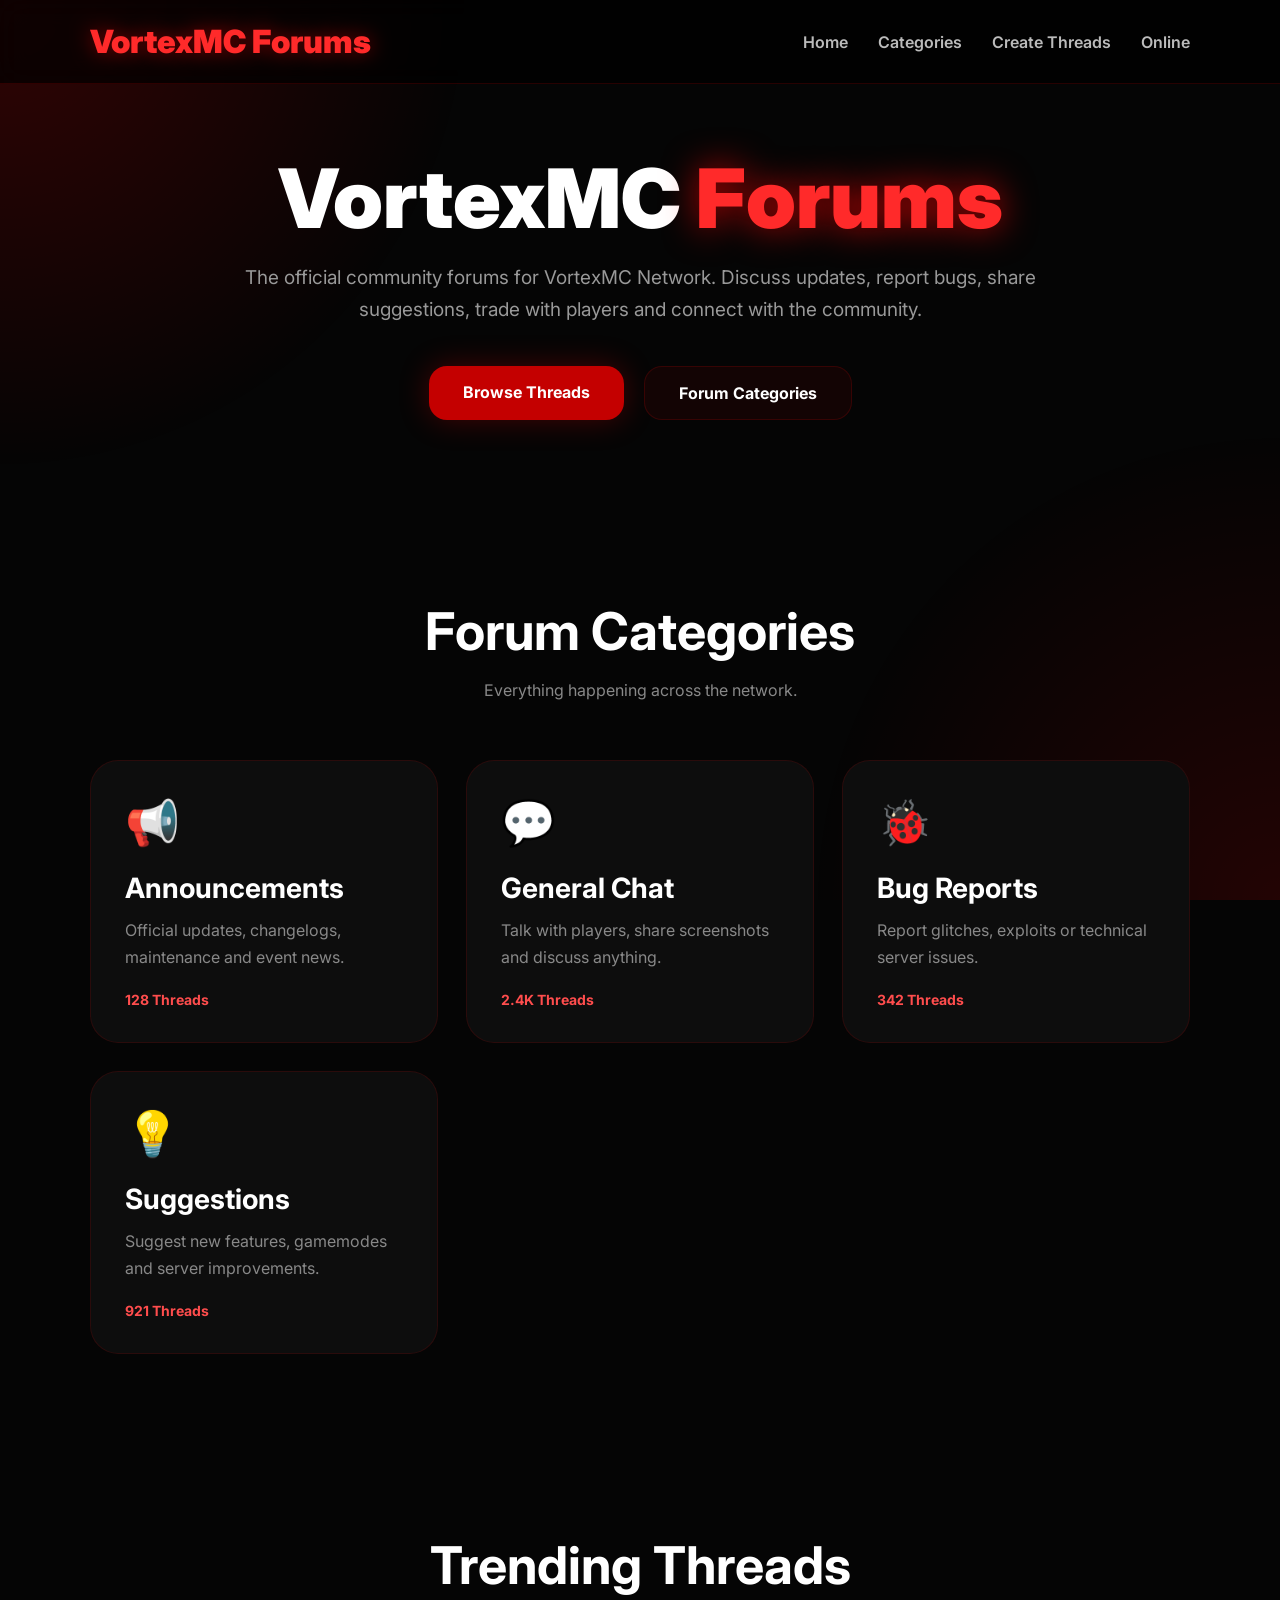
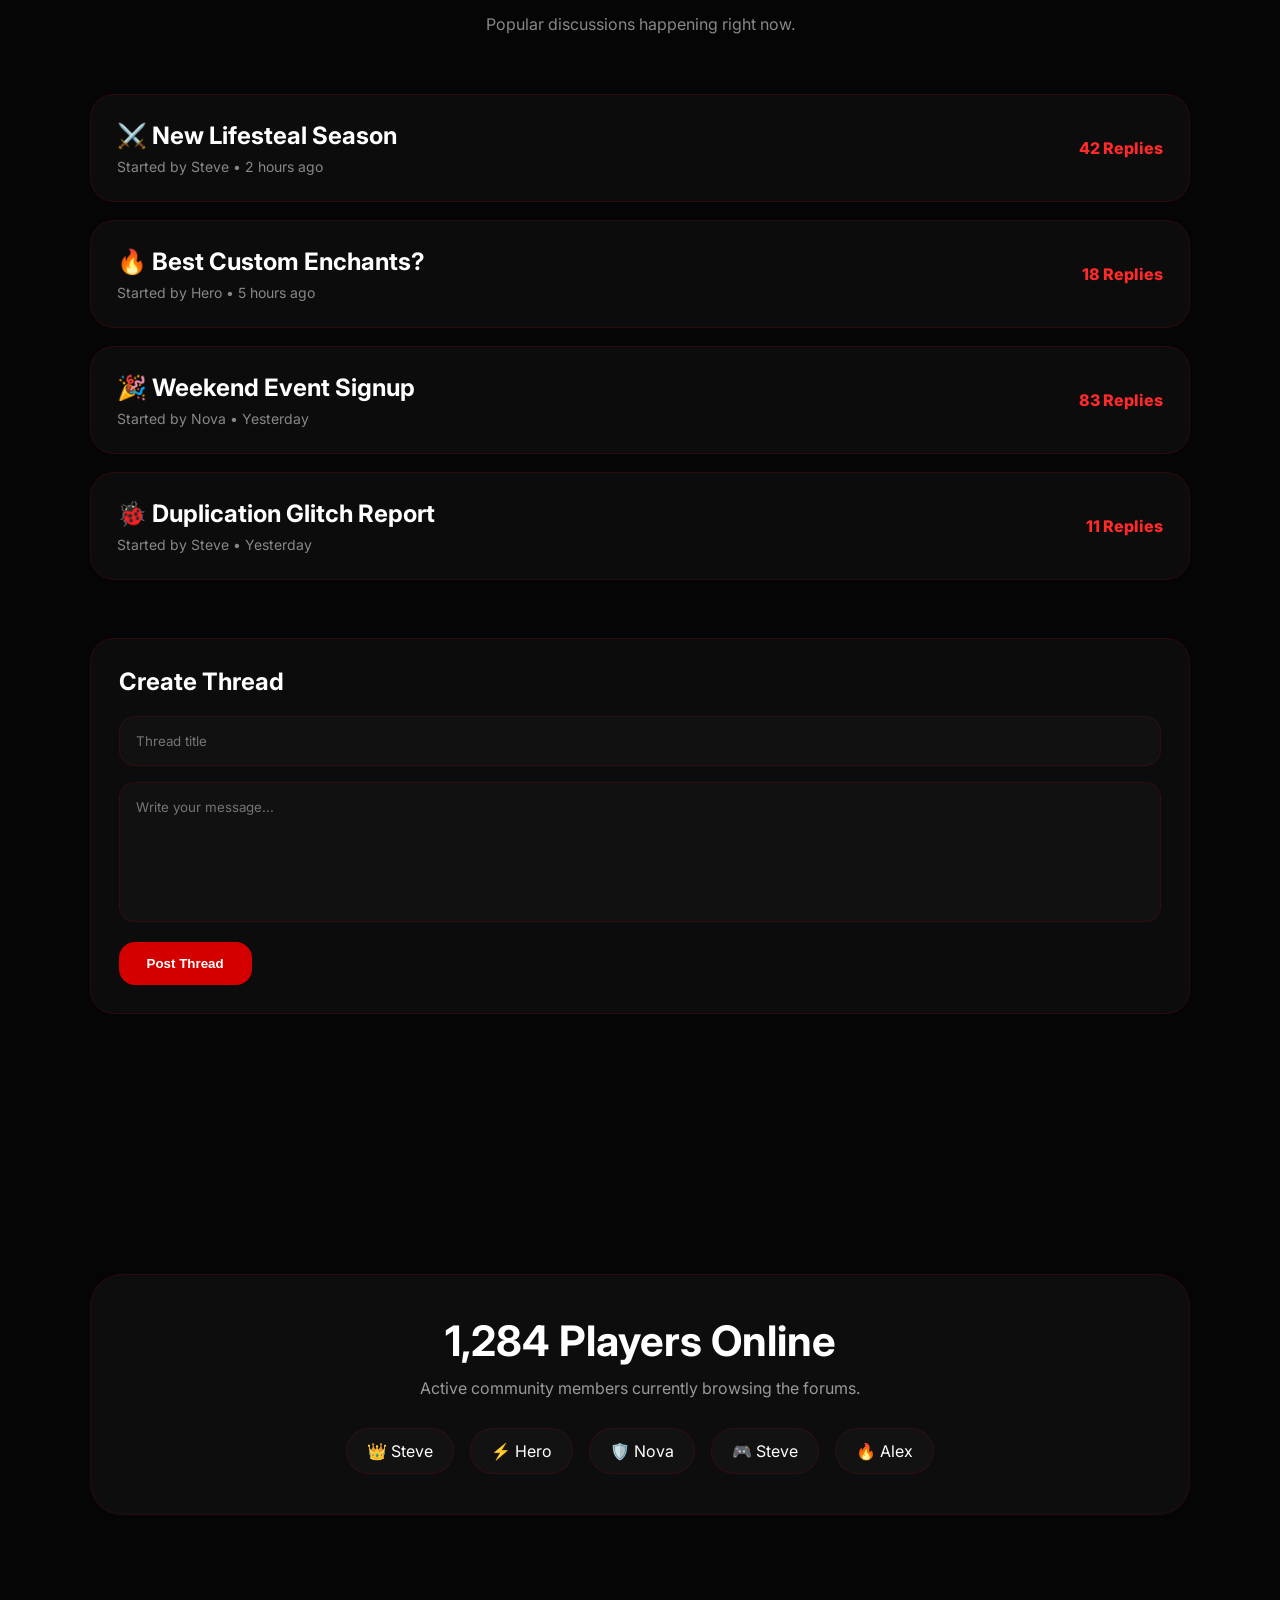
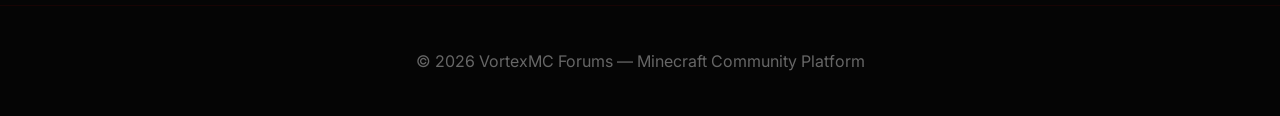
<file: Untitled-1.html>
<!DOCTYPE html>
<html lang="en">
<head>
<meta charset="UTF-8">
<meta name="viewport" content="width=device-width, initial-scale=1.0">
<title>VortexMC Forums</title>
<link href="https://fonts.googleapis.com/css2?family=Inter:wght@300;400;500;600;700;800;900&display=swap" rel="stylesheet">

<style>
*{
  margin:0;
  padding:0;
  box-sizing:border-box;
}

body{
  font-family:'Inter',sans-serif;
  background:#050505;
  color:white;
  overflow-x:hidden;
}

html{
  scroll-behavior:smooth;
}

body{
  overflow-x:hidden;
}

body::before{
  content:'';
  position:fixed;
  inset:0;
  background:
  radial-gradient(circle at top left, rgba(255,0,0,.18), transparent 30%),
  radial-gradient(circle at bottom right, rgba(255,0,0,.12), transparent 30%);
  z-index:-2;
}

nav{
  position:fixed;
  width:100%;
  top:0;
  left:0;
  padding:22px 7%;
  display:flex;
  justify-content:space-between;
  align-items:center;
  background:rgba(0,0,0,.7);
  backdrop-filter:blur(12px);
  border-bottom:1px solid rgba(255,0,0,.15);
  z-index:999;
}

.logo{
  font-size:32px;
  font-weight:900;
  color:#ff2a2a;
  text-shadow:0 0 20px rgba(255,0,0,.5);
}

.nav-links{
  display:flex;
  gap:30px;
}

.nav-links a{
  color:#bbb;
  text-decoration:none;
  transition:.3s;
  font-weight:600;
}

.nav-links a:hover{
  color:#ff2a2a;
}

.hero{
  padding:160px 7% 90px;
  text-align:center;
}

.hero h1{
  font-size:82px;
  font-weight:900;
  line-height:.95;
  margin-bottom:24px;
}

.hero span{
  color:#ff2a2a;
  text-shadow:0 0 35px rgba(255,0,0,.7);
}

.hero p{
  max-width:800px;
  margin:auto;
  color:#999;
  font-size:19px;
  line-height:1.7;
}

.hero-buttons{
  margin-top:40px;
  display:flex;
  justify-content:center;
  gap:20px;
  flex-wrap:wrap;
}

.btn{
  padding:16px 34px;
  border-radius:18px;
  text-decoration:none;
  font-weight:700;
  transition:.3s;
}

.btn-primary{
  background:#c40000;
  color:white;
  box-shadow:0 0 30px rgba(255,0,0,.25);
}

.btn-primary:hover{
  transform:translateY(-3px);
  background:#ff1a1a;
}

.btn-secondary{
  border:1px solid rgba(255,0,0,.15);
  color:white;
  background:rgba(255,0,0,.06);
}

.btn-secondary:hover{
  transform:translateY(-3px);
  background:rgba(255,0,0,.1);
}

.section{
  padding:90px 7%;
}

.section-title{
  text-align:center;
  margin-bottom:55px;
}

.section-title h2{
  font-size:52px;
  margin-bottom:14px;
}

.section-title p{
  color:#888;
  max-width:700px;
  margin:auto;
  line-height:1.7;
}

.category-grid{
  display:grid;
  grid-template-columns:repeat(auto-fit,minmax(300px,1fr));
  gap:28px;
}

.category-card{
  background:#0d0d0d;
  border:1px solid rgba(255,0,0,.12);
  border-radius:28px;
  padding:34px;
  transition:.35s;
}

.category-card:hover{
  transform:translateY(-7px);
  border-color:#ff2a2a;
  box-shadow:0 0 40px rgba(255,0,0,.12);
}

.category-icon{
  font-size:44px;
  margin-bottom:22px;
}

.category-card h3{
  font-size:28px;
  margin-bottom:12px;
}

.category-card p{
  color:#888;
  line-height:1.7;
  margin-bottom:20px;
}

.stats{
  color:#ff4d4d;
  font-size:14px;
  font-weight:700;
}

.forum-table{
  display:flex;
  flex-direction:column;
  gap:18px;
  margin-top:30px;
}

.forum-row{
  background:#0c0c0c;
  border:1px solid rgba(255,0,0,.12);
  border-radius:24px;
  padding:26px;
  display:flex;
  justify-content:space-between;
  align-items:center;
  transition:.3s;
}

.forum-row:hover{
  border-color:#ff2a2a;
  transform:translateY(-4px);
  box-shadow:0 0 35px rgba(255,0,0,.12);
}

.forum-row h3{
  margin-bottom:8px;
  font-size:24px;
}

.forum-row p{
  color:#888;
  font-size:14px;
}

.reply-count{
  color:#ff2a2a;
  font-weight:800;
}

.online-box{
  margin-top:80px;
  background:#0d0d0d;
  border:1px solid rgba(255,0,0,.12);
  border-radius:32px;
  padding:40px;
  text-align:center;
}

.online-box h3{
  font-size:42px;
  margin-bottom:12px;
}

.online-box p{
  color:#999;
}

.members{
  margin-top:30px;
  display:flex;
  justify-content:center;
  gap:16px;
  flex-wrap:wrap;
}

.member{
  padding:12px 20px;
  border-radius:999px;
  background:#121212;
  border:1px solid rgba(255,0,0,.12);
}

footer{
  padding:45px 7%;
  text-align:center;
  border-top:1px solid rgba(255,0,0,.08);
  color:#666;
}

.create-post{
  background:#0c0c0c;
  border:1px solid rgba(255,0,0,.12);
  border-radius:24px;
  padding:28px;
  margin-top:40px;
}

.create-post h2{
  margin-bottom:20px;
}

.create-post input,
.create-post textarea{
  width:100%;
  background:#111;
  border:1px solid rgba(255,0,0,.12);
  border-radius:16px;
  padding:16px;
  color:white;
  margin-bottom:16px;
  outline:none;
  font-family:inherit;
}

.create-post textarea{
  height:140px;
  resize:none;
}

.create-post button{
  background:#d40000;
  border:none;
  padding:14px 28px;
  border-radius:16px;
  color:white;
  font-weight:700;
  cursor:pointer;
  transition:.3s;
}

.create-post button:hover{
  background:#ff1f1f;
}

.forum-post{
  background:#0c0c0c;
  border:1px solid rgba(255,0,0,.12);
  border-radius:24px;
  padding:24px;
  margin-top:20px;
}

.post-top{
  display:flex;
  justify-content:space-between;
  align-items:center;
  gap:20px;
  margin-bottom:14px;
}

.post-top span{
  color:#777;
  font-size:14px;
}

.post-text{
  color:#bbb;
  line-height:1.7;
  margin-bottom:20px;
}

.reply-box{
  display:flex;
  gap:12px;
  margin-top:18px;
}

.reply-input{
  flex:1;
  background:#111;
  border:1px solid rgba(255,0,0,.12);
  border-radius:14px;
  padding:14px;
  color:white;
  outline:none;
}

.reply{
  background:#111;
  border:1px solid rgba(255,0,0,.08);
  border-radius:18px;
  padding:16px;
  margin-top:14px;
}

@media(max-width:900px){

.hero h1{
  font-size:56px;
}

.section-title h2{
  font-size:42px;
}

.forum-row{
  flex-direction:column;
  align-items:flex-start;
  gap:12px;
}

.nav-links{
  display:none;
}

.create-post{
  background:#0c0c0c;
  border:1px solid rgba(255,0,0,.12);
  border-radius:24px;
  padding:28px;
  margin-top:40px;
}

.create-post h2{
  margin-bottom:20px;
}

.create-post input,
.create-post textarea{
  width:100%;
  background:#111;
  border:1px solid rgba(255,0,0,.12);
  border-radius:16px;
  padding:16px;
  color:white;
  margin-bottom:16px;
  outline:none;
  font-family:inherit;
}

.create-post textarea{
  height:140px;
  resize:none;
}

.create-post button{
  background:#d40000;
  border:none;
  padding:14px 28px;
  border-radius:16px;
  color:white;
  font-weight:700;
  cursor:pointer;
  transition:.3s;
}

.create-post button:hover{
  background:#ff1f1f;
}

.post{
  background:#0c0c0c;
  border:1px solid rgba(255,0,0,.12);
  border-radius:24px;
  padding:24px;
  margin-top:20px;
}

.post h3{
  margin-bottom:10px;
}

.post p{
  color:#aaa;
  line-height:1.7;
}

.reply-btn,
.delete-post-btn,
.delete-reply-btn{

  border:none;
  cursor:pointer;
  transition:.3s;
  font-weight:700;

}

.reply-btn{

  background:#d40000;
  color:white;
  border-radius:16px;
  padding:0 22px;

}

.reply-btn:hover{

  background:#ff1f1f;

}

.delete-post-btn{

  background:rgba(255,0,0,.12);
  color:#ff4b4b;
  padding:10px 16px;
  border-radius:14px;

}

.delete-post-btn:hover{

  background:#ff1f1f;
  color:white;

}

.reply-top{

  display:flex;
  justify-content:space-between;
  align-items:center;
  margin-bottom:10px;

}

.delete-reply-btn{

  background:transparent;
  color:#ff4b4b;
  font-size:12px;

}

.delete-reply-btn:hover{

  color:white;

}

.reply-content{

  color:#bbb;
  line-height:1.6;

}

}
</style>
</head>
<body>

<nav>
  <div class="logo">VortexMC Forums</div>

  <div class="nav-links">
       <a href="https://vortexmc-comunity.github.io/VortexMC/#forums">Home</a>
    <a href="#categories">Categories</a>
    <a href="#threads">Create Threads</a>
    <a href="#online">Online</a>
  </div>
</nav>

<section class="hero">
  <h1>
    VortexMC <span>Forums</span>
  </h1>

  <p>
    The official community forums for VortexMC Network. Discuss updates, report bugs,
    share suggestions, trade with players and connect with the community.
  </p>

  <div class="hero-buttons">
    <a href="#threads" class="btn btn-primary">Browse Threads</a>
    <a href="#categories" class="btn btn-secondary">Forum Categories</a>
  </div>
</section>

<section class="section" id="categories">

  <div class="section-title">
    <h2>Forum Categories</h2>
    <p>
      Everything happening across the network.
    </p>
  </div>

  <div class="category-grid">

    <div class="category-card">
      <div class="category-icon">📢</div>
      <h3>Announcements</h3>
      <p>
        Official updates, changelogs, maintenance and event news.
      </p>
      <div class="stats">128 Threads</div>
    </div>

    <div class="category-card">
      <div class="category-icon">💬</div>
      <h3>General Chat</h3>
      <p>
        Talk with players, share screenshots and discuss anything.
      </p>
      <div class="stats">2.4K Threads</div>
    </div>

    <div class="category-card">
      <div class="category-icon">🐞</div>
      <h3>Bug Reports</h3>
      <p>
        Report glitches, exploits or technical server issues.
      </p>
      <div class="stats">342 Threads</div>
    </div>

    <div class="category-card">
      <div class="category-icon">💡</div>
      <h3>Suggestions</h3>
      <p>
        Suggest new features, gamemodes and server improvements.
      </p>
      <div class="stats">921 Threads</div>
    </div>

  </div>
</section>

<section class="section" id="threads">

  <div class="section-title">
    <h2>Trending Threads</h2>
    <p>
      Popular discussions happening right now.
    </p>
  </div>

  <div class="forum-table">

    <div class="forum-row">
      <div>
        <h3>⚔️ New Lifesteal Season</h3>
        <p>Started by Steve • 2 hours ago</p>
      </div>
      <div class="reply-count">42 Replies</div>
    </div>

    <div class="forum-row">
      <div>
        <h3>🔥 Best Custom Enchants?</h3>
        <p>Started by Hero • 5 hours ago</p>
      </div>
      <div class="reply-count">18 Replies</div>
    </div>

    <div class="forum-row">
      <div>
        <h3>🎉 Weekend Event Signup</h3>
        <p>Started by Nova • Yesterday</p>
      </div>
      <div class="reply-count">83 Replies</div>
    </div>

    <div class="forum-row">
      <div>
        <h3>🐞 Duplication Glitch Report</h3>
        <p>Started by Steve • Yesterday</p>
      </div>
      <div class="reply-count">11 Replies</div>
    </div>

    <div class="create-post">

  <h2>Create Thread</h2>

  <input type="text" id="threadTitle" placeholder="Thread title">

  <textarea id="threadContent" placeholder="Write your message..."></textarea>

<button onclick="createThread()">Post Thread</button>

<div id="forumPosts"></div>

  </div>

</section>

<section class="section" id="online">

  <div class="online-box">
    <h3>1,284 Players Online</h3>
    <p>
      Active community members currently browsing the forums.
    </p>

    <div class="members">
      <div class="member">👑 Steve</div>
      <div class="member">⚡ Hero</div>
      <div class="member">🛡️ Nova</div>
      <div class="member">🎮 Steve</div>
      <div class="member">🔥 Alex</div>
    </div>
  </div>

</section>

<footer>
  © 2026 VortexMC Forums — Minecraft Community Platform
</footer>

<script>

function createThread(){

  const title =
  document.getElementById("threadTitle").value;

  const content =
  document.getElementById("threadContent").value;

  if(!title || !content) return;

  const post =
  document.createElement("div");

  post.className = "forum-post";

  post.innerHTML = `

    <div class="post-top">

      <div>
        <h3>${title}</h3>
        <span>Posted by You • Just now</span>
      </div>

      <button class="delete-post-btn"
      onclick="deletePost(this)">
      Delete
      </button>

    </div>

    <p class="post-text">
      ${content}
    </p>

    <div class="reply-section"></div>

    <div class="reply-box">

      <input
      type="text"
      placeholder="Write a reply..."
      class="reply-input">

      <button class="reply-btn"
      onclick="replyToPost(this)">
      Reply
      </button>

    </div>

  `;

  document
  .getElementById("forumPosts")
  .prepend(post);

  document.getElementById("threadTitle").value = "";
  document.getElementById("threadContent").value = "";

}

function replyToPost(button){

  const post =
  button.closest(".forum-post");

  const input =
  post.querySelector(".reply-input");

  const replies =
  post.querySelector(".reply-section");

  if(!input.value.trim()) return;

  const reply =
  document.createElement("div");

  reply.className = "reply";

  reply.innerHTML = `

    <div class="reply-top">

      <strong>You</strong>

      <button class="delete-reply-btn"
      onclick="deleteReply(this)">
      Delete
      </button>

    </div>

    <div class="reply-content">
      ${input.value}
    </div>

  `;

  replies.appendChild(reply);

  input.value = "";

}

function deletePost(button){

  const post =
  button.closest(".forum-post");

  post.remove();

}

function deleteReply(button){

  const reply =
  button.closest(".reply");

  reply.remove();

}

</script>

</body>
</html>
</file>
